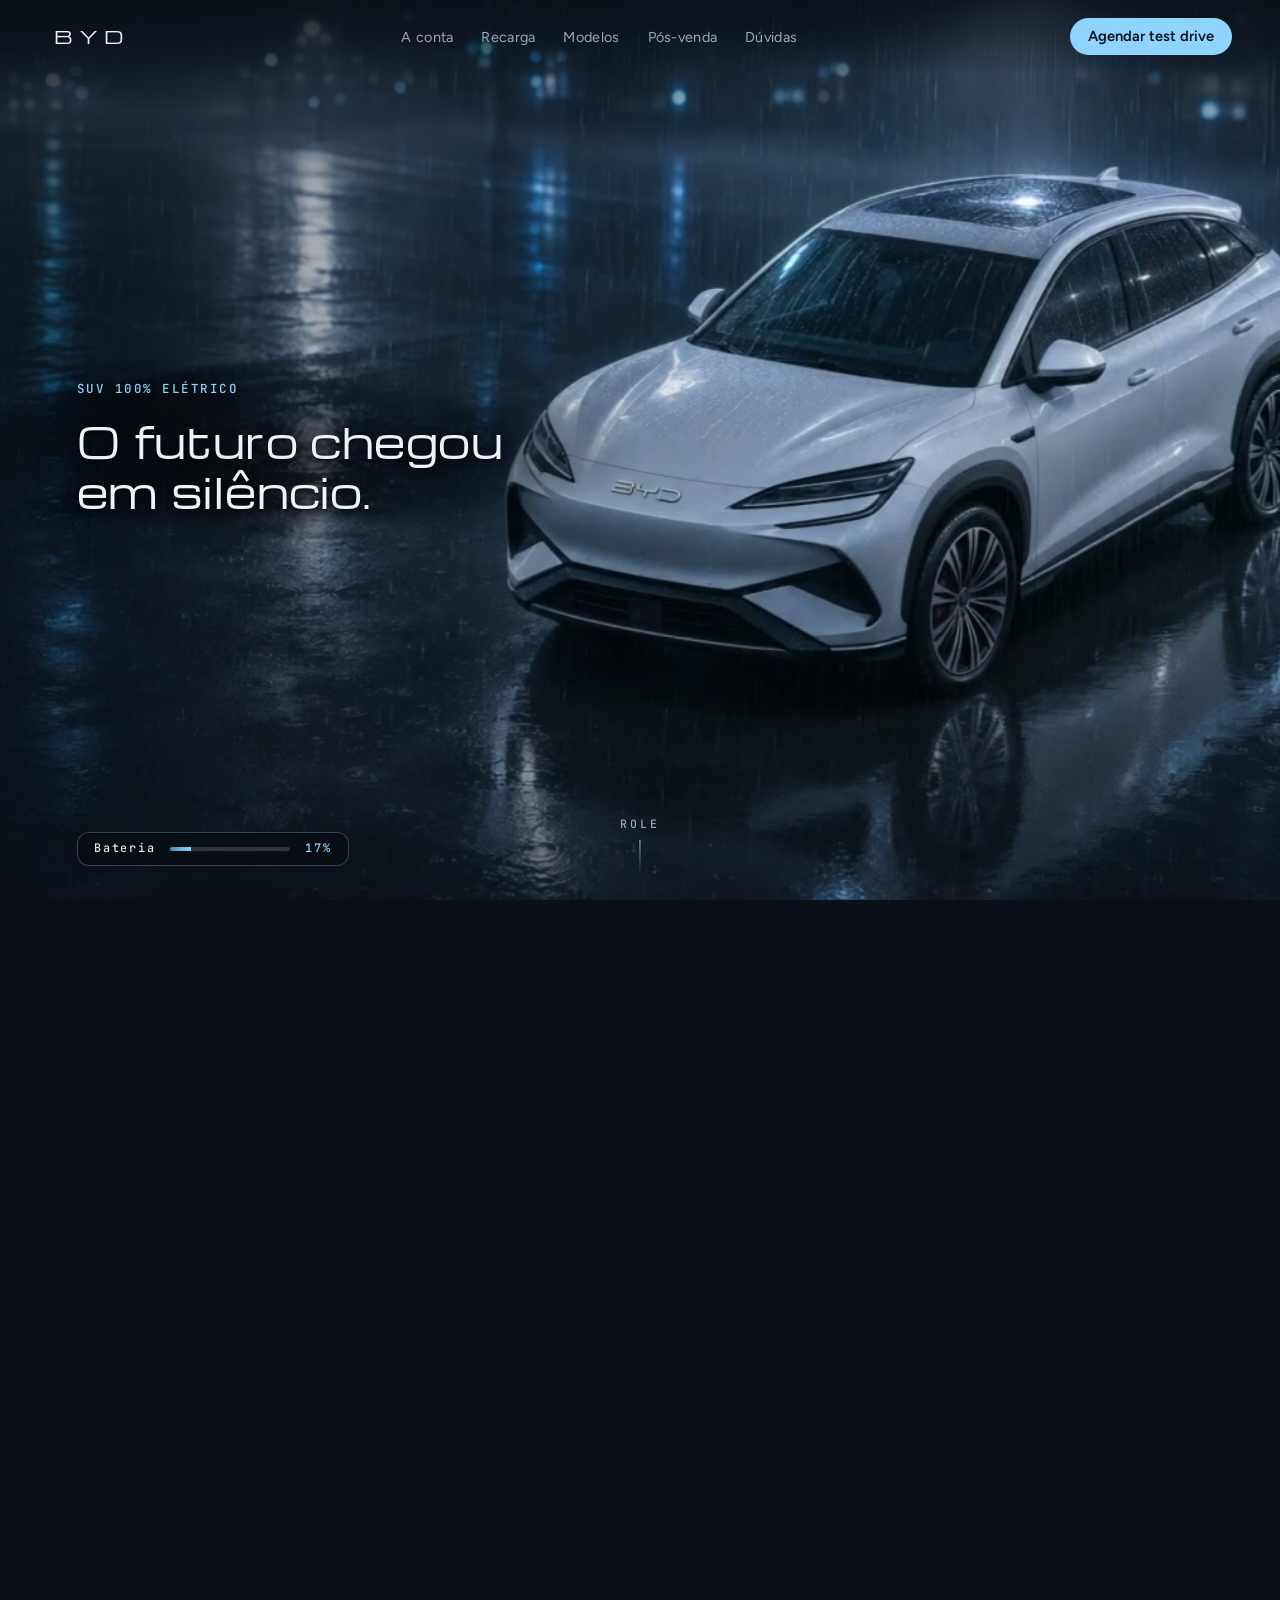
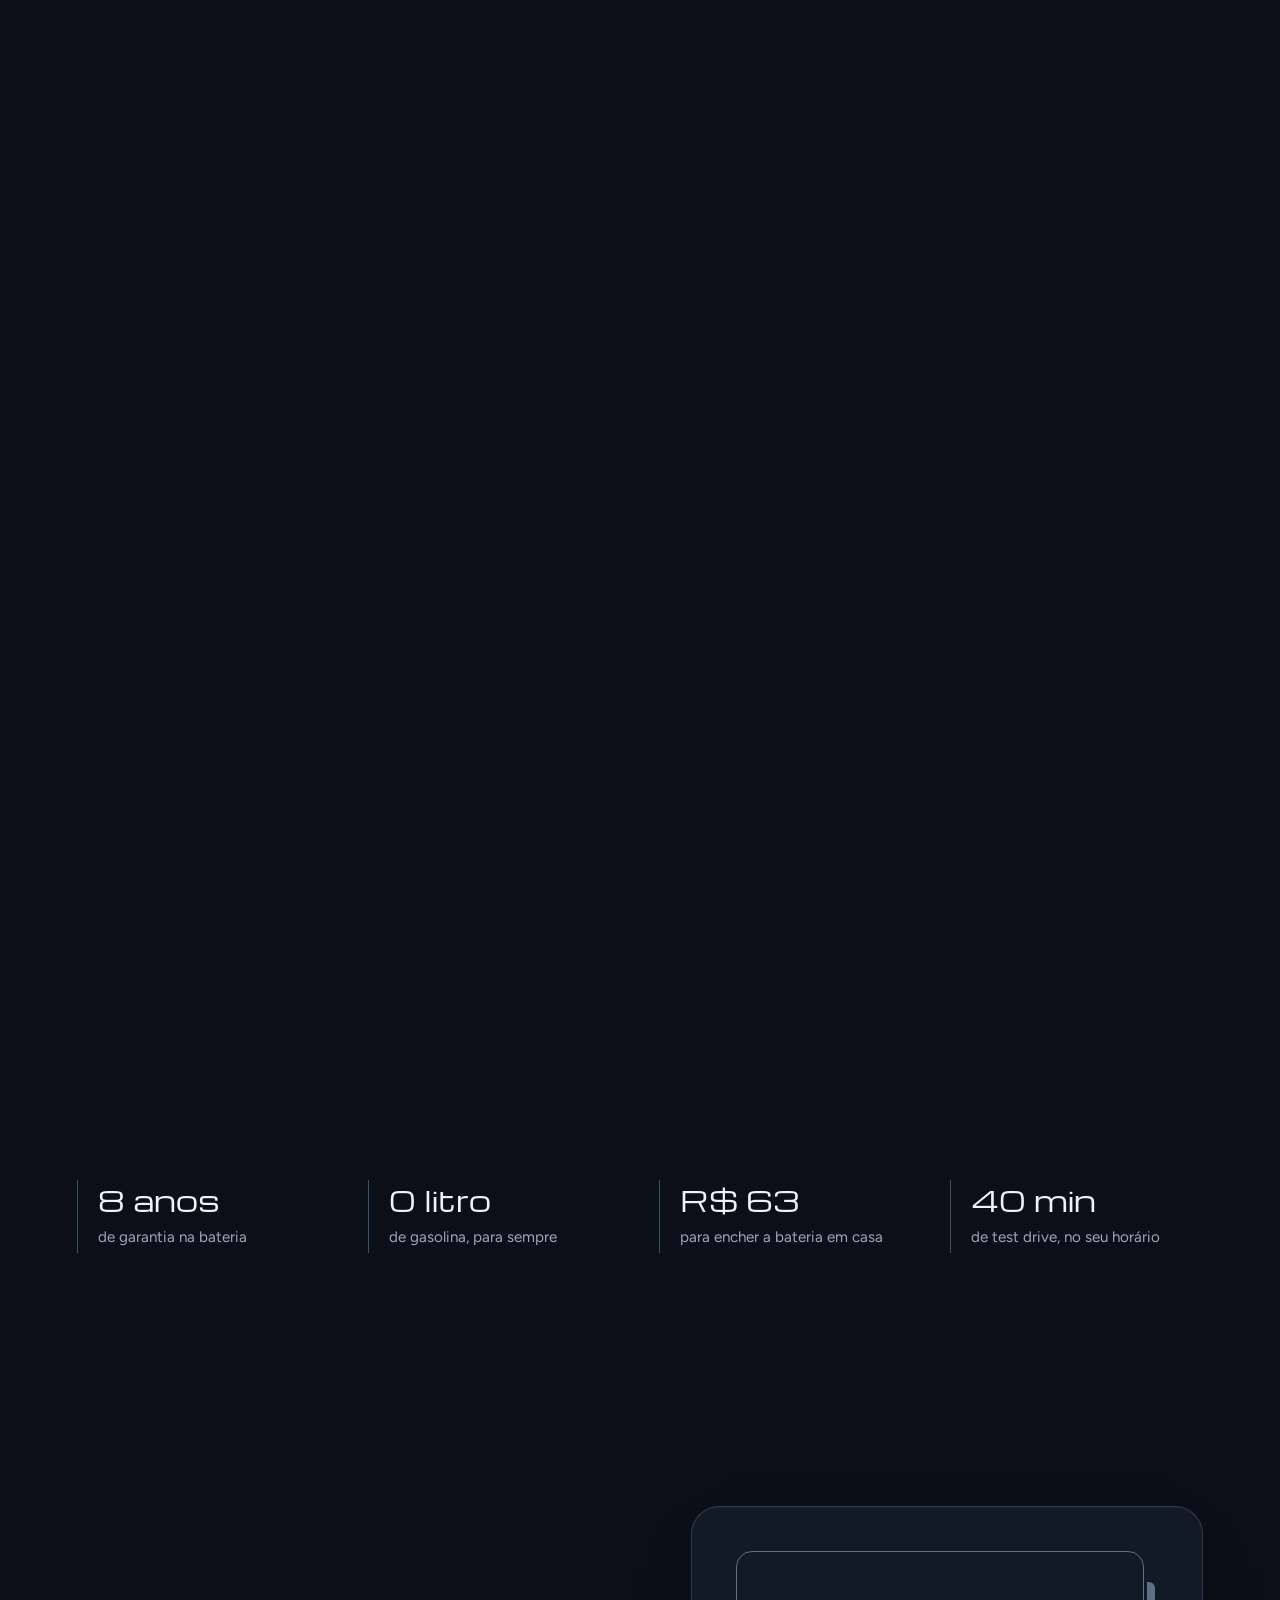
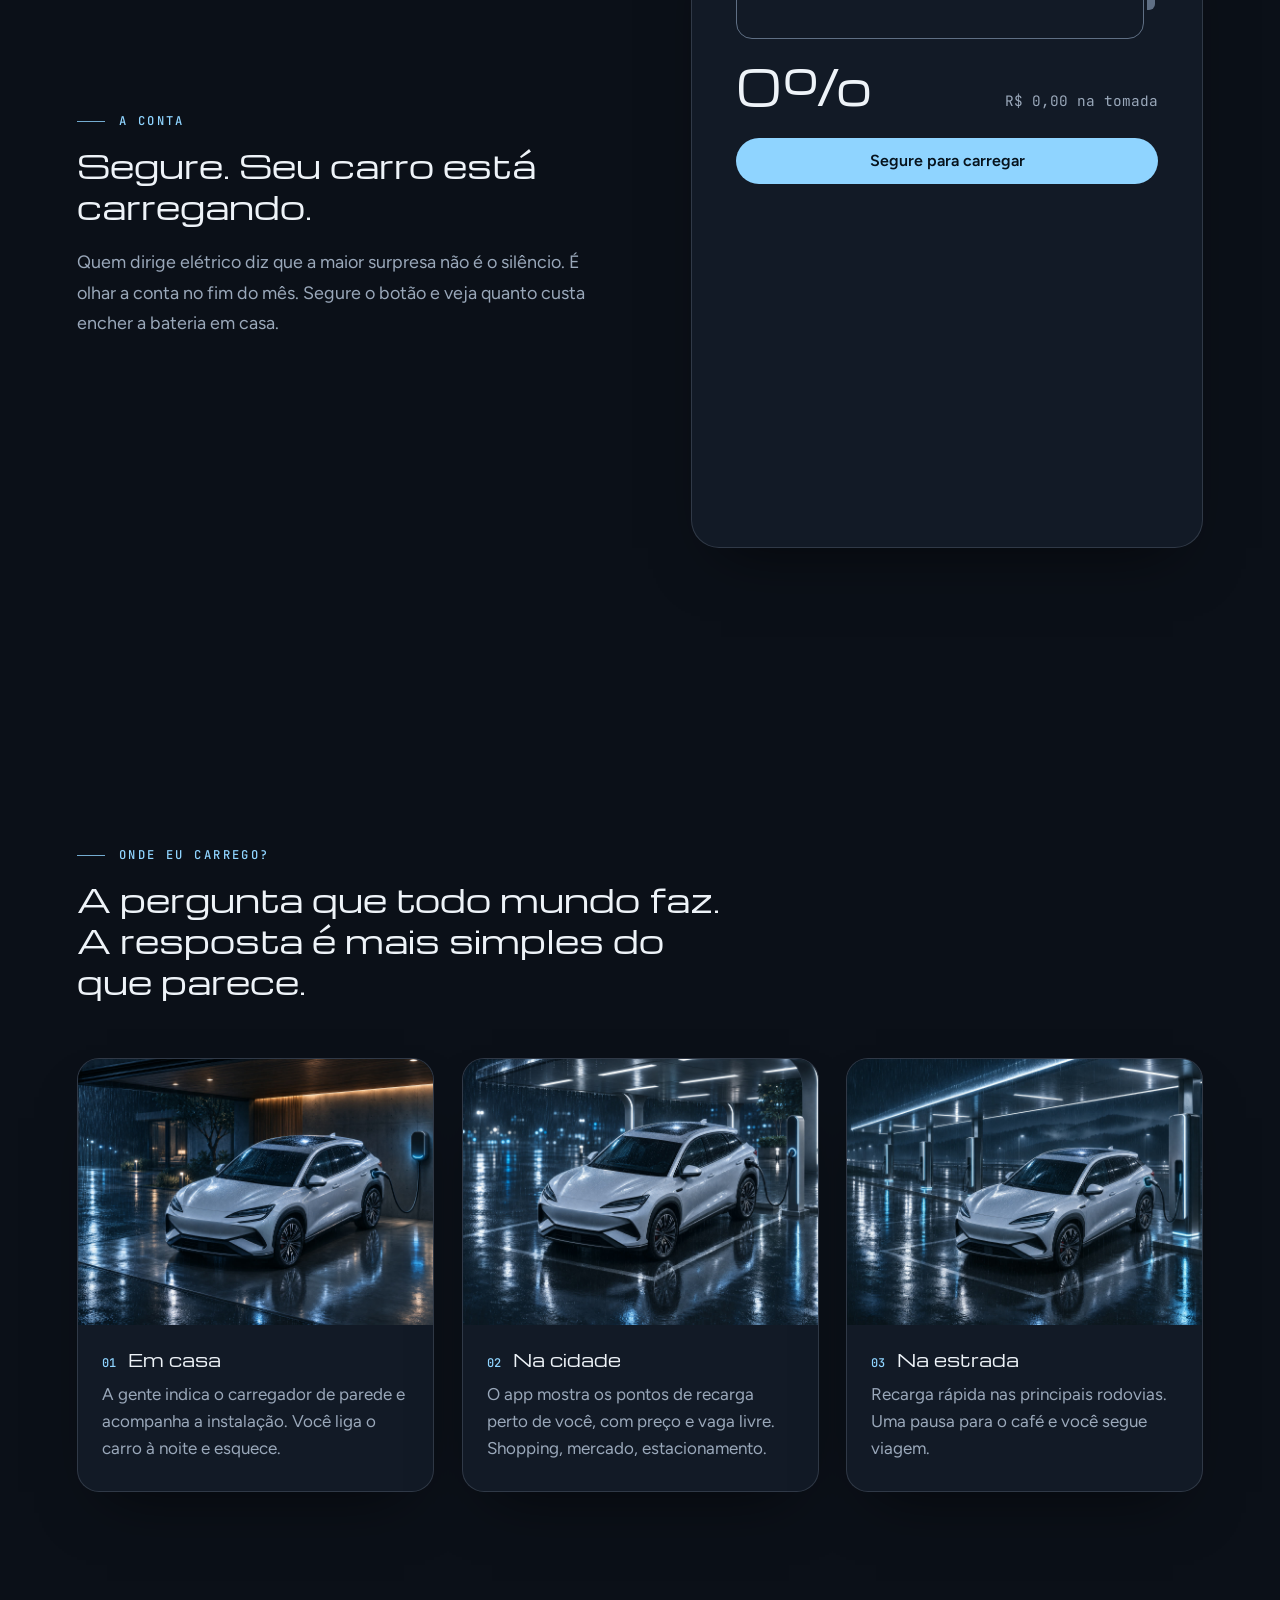
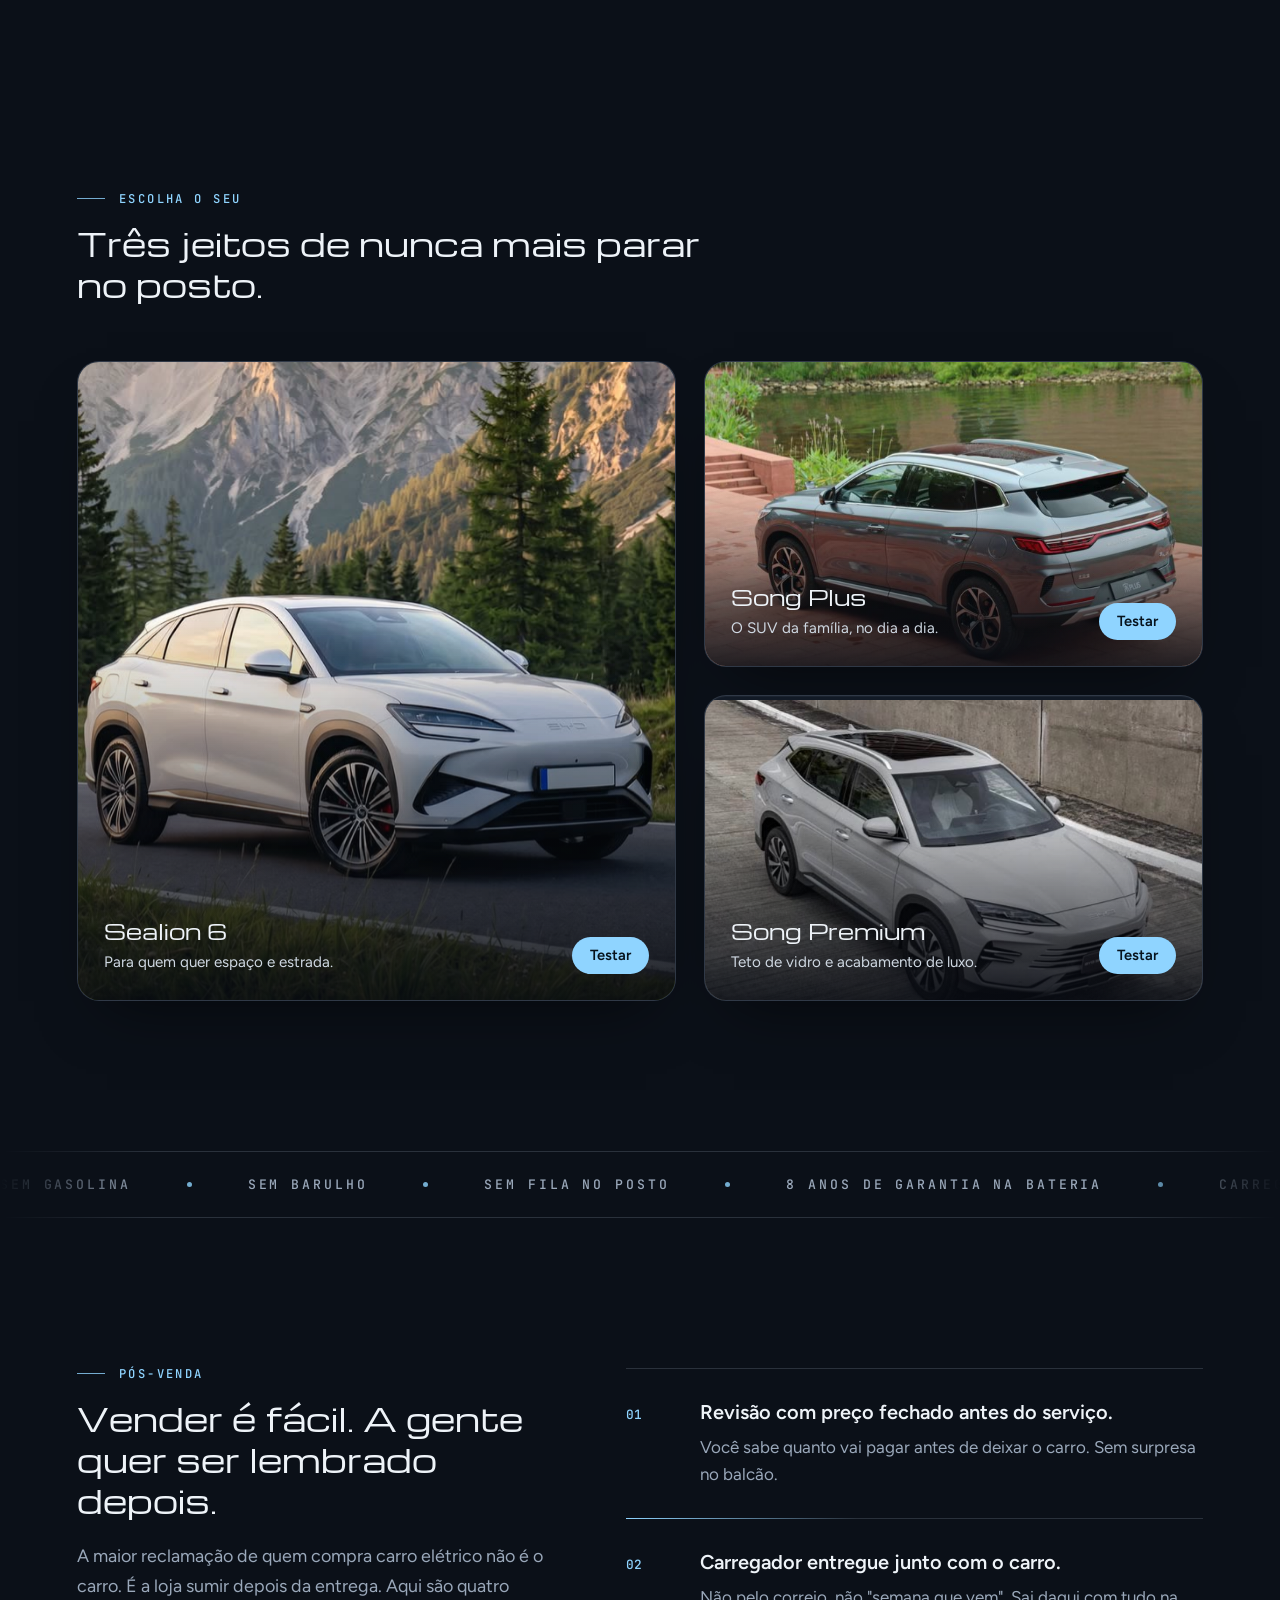
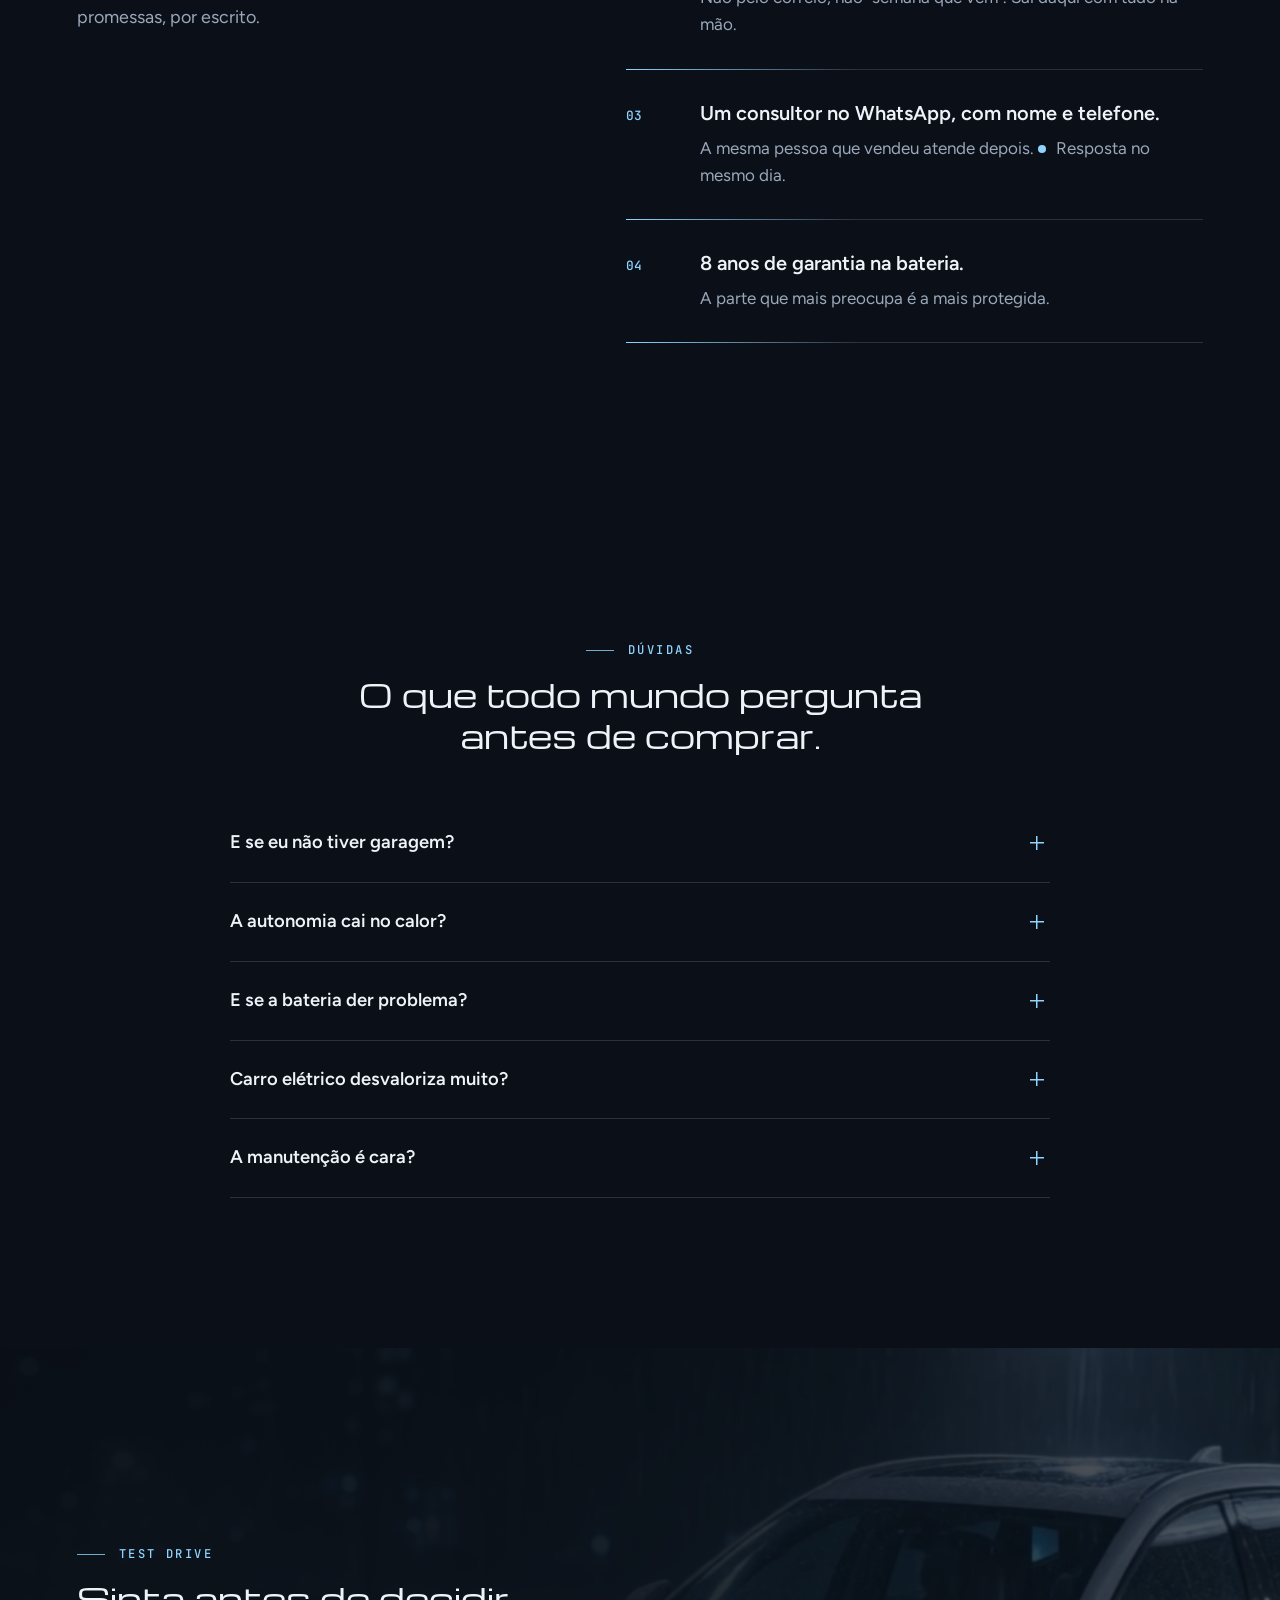
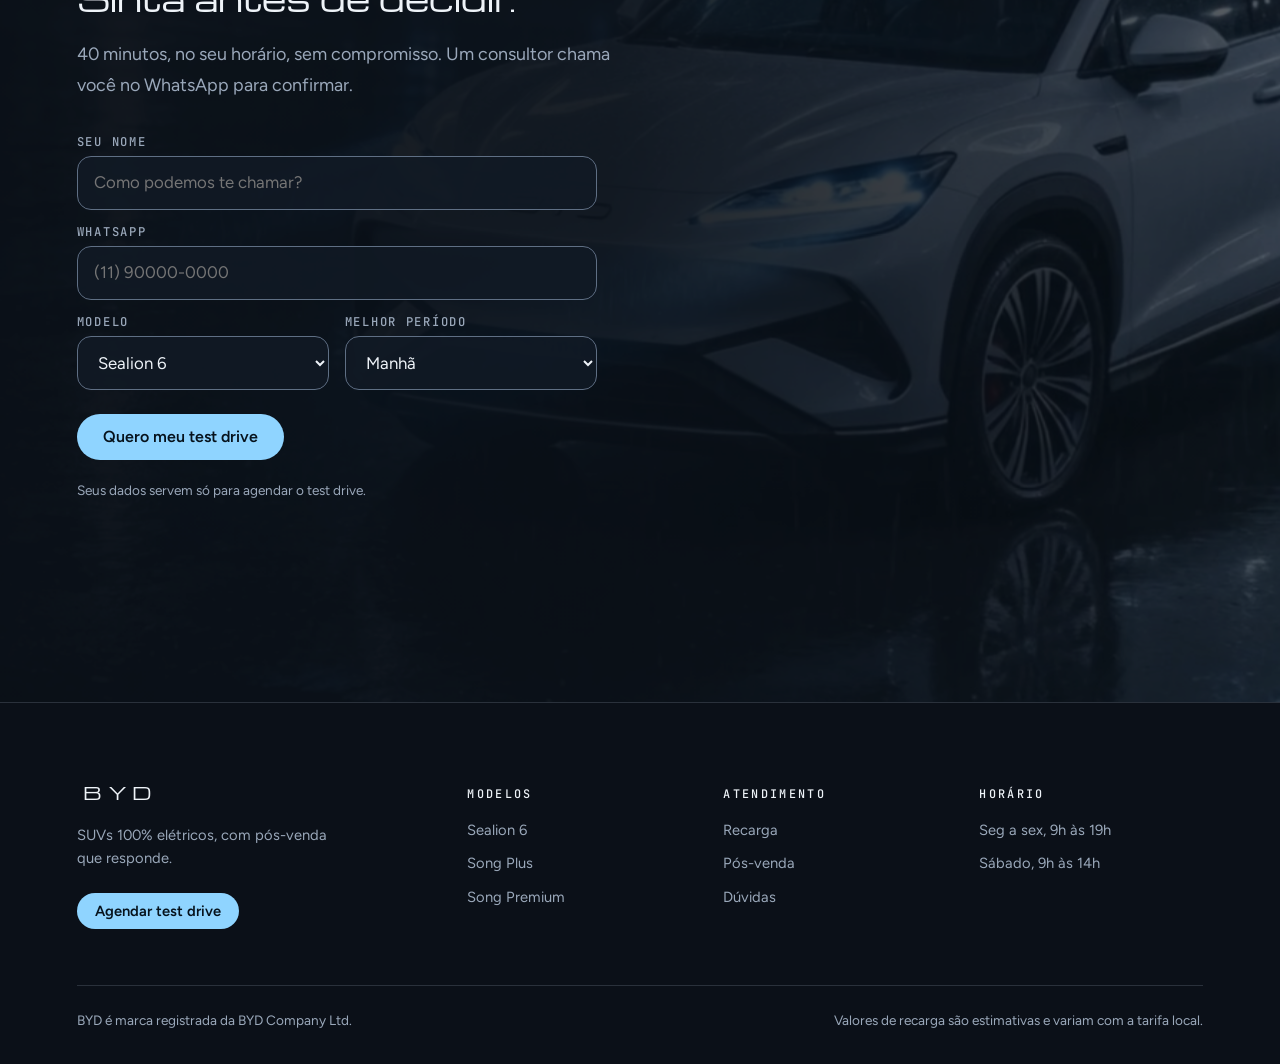
<file: carro byd/site/index.html>
<!doctype html>
<html lang="pt-BR">
<head>
<meta charset="utf-8">
<meta name="viewport" content="width=device-width,initial-scale=1">
<title>BYD | SUV 100% elétrico. Agende seu test drive</title>
<meta name="description" content="SUVs 100% elétricos BYD. Carregue em casa, gaste menos por mês e tenha um pós-venda que responde. Agende um test drive de 40 minutos no seu horário.">
<meta name="theme-color" content="#0b1018">
<!-- DEPLOY STEP: trocar pelas URLs absolutas do site no ar -->
<meta property="og:title" content="BYD | Agende seu test drive">
<meta property="og:description" content="O futuro chegou em silêncio. Test drive de 40 minutos, no seu horário.">
<meta property="og:image" content="assets/hero-ending.jpg">
<meta property="og:url" content="">
<link rel="icon" href="data:image/svg+xml,%3Csvg xmlns='http://www.w3.org/2000/svg' viewBox='0 0 64 64'%3E%3Crect width='64' height='64' rx='14' fill='%230b1018'/%3E%3Crect x='10' y='30' width='44' height='4' rx='2' fill='%238fd4ff'/%3E%3C/svg%3E">
<link rel="preconnect" href="https://fonts.googleapis.com">
<link rel="preconnect" href="https://fonts.gstatic.com" crossorigin>
<link href="https://fonts.googleapis.com/css2?family=Figtree:wght@400;600&family=JetBrains+Mono:wght@500&family=Michroma&display=swap" rel="stylesheet">
<style>
:root{
  --canvas:#0b1018;--panel:#121a26;--panel-2:#172131;
  --accent:#8fd4ff;--accent-hover:#b5e3ff;--accent-muted:rgba(143,212,255,.18);
  --text-secondary:#9aa8ba;--text-primary:#eef3f8;--line:rgba(154,168,186,.22);--line-strong:#5f6f84;
  --ease-out:cubic-bezier(.22,1,.36,1);--ease-io:cubic-bezier(.65,0,.35,1);
  --tshadow:0 1px 2px rgba(5,7,12,.95),0 3px 12px rgba(5,7,12,.78),0 10px 44px rgba(5,7,12,.8);
  --display:"Michroma",system-ui,sans-serif;--body:"Figtree",system-ui,sans-serif;--mono:"JetBrains Mono",ui-monospace,monospace;
}
*{box-sizing:border-box}
html{overflow-x:hidden;overflow-x:clip;scroll-behavior:smooth}
body{margin:0;overflow-x:hidden;overflow-x:clip;background:var(--canvas);color:var(--text-primary);font:400 1.0625rem/1.6 var(--body);-webkit-font-smoothing:antialiased;animation:pagein .9s var(--ease-out) both}
@keyframes pagein{from{opacity:0}to{opacity:1}}
img{max-width:100%;display:block}
a{color:inherit}
.sr{position:absolute;width:1px;height:1px;overflow:hidden;clip:rect(0 0 0 0);white-space:nowrap}
.skip{position:fixed;left:16px;top:-60px;z-index:100;background:var(--accent);color:#06121c;padding:10px 16px;border-radius:10px;font-weight:600;transition:top .3s var(--ease-out)}
.skip:focus{top:16px}
:focus-visible{outline:2px solid var(--accent);outline-offset:3px;border-radius:6px}

/* ambiente fixo */
.ambient{position:fixed;inset:0;z-index:-1;pointer-events:none;overflow:hidden}
.ambient::before{content:"";position:absolute;inset:-30%;background:radial-gradient(40% 35% at 30% 30%,rgba(143,212,255,.07),transparent 70%),radial-gradient(35% 30% at 75% 70%,rgba(120,150,210,.06),transparent 70%);animation:drift 70s linear infinite;animation-delay:-20s}
.ambient::after{content:"";position:absolute;inset:0;opacity:.07;background-image:url("data:image/svg+xml,%3Csvg xmlns='http://www.w3.org/2000/svg' width='160' height='160'%3E%3Cfilter id='n'%3E%3CfeTurbulence type='fractalNoise' baseFrequency='.9' numOctaves='2' stitchTiles='stitch'/%3E%3C/filter%3E%3Crect width='100%25' height='100%25' filter='url(%23n)'/%3E%3C/svg%3E")}
@keyframes drift{0%{transform:translate3d(0,0,0) rotate(0)}50%{transform:translate3d(4%,-3%,0) rotate(8deg)}100%{transform:translate3d(0,0,0) rotate(0)}}

.rain{position:fixed;inset:0;width:100%;height:100%;z-index:0;pointer-events:none;opacity:0;transition:opacity 1.2s var(--ease-out)}
.rain.on{opacity:1}
main,footer{position:relative;z-index:1}
.par{will-change:transform}

/* navegação */
.nav{position:fixed;top:0;left:0;right:0;z-index:50;display:flex;align-items:center;justify-content:space-between;gap:24px;padding:18px clamp(16px,4vw,48px);background:linear-gradient(rgba(11,16,24,.78),rgba(11,16,24,0));transition:background .5s var(--ease-out)}
.nav.solid{background:rgba(11,16,24,.86);backdrop-filter:blur(14px);border-bottom:1px solid var(--line)}
.logo{font:400 1.15rem/1 var(--display);letter-spacing:.32em;text-decoration:none;padding-left:.32em}
.nav ul{display:flex;gap:28px;list-style:none;margin:0;padding:0}
.nav ul a{font-size:.95rem;color:var(--text-secondary);text-decoration:none;transition:color .3s var(--ease-out)}
.nav ul a:hover{color:var(--text-primary)}
.btn{display:inline-block;font:600 1rem/1 var(--body);text-decoration:none;color:#06121c;background:var(--accent);border:0;border-radius:999px;padding:15px 26px;cursor:pointer;text-shadow:none;transition:background .3s var(--ease-out),transform .3s var(--ease-out),box-shadow .3s var(--ease-out)}
.btn:hover{background:var(--accent-hover);transform:translateY(-1px);box-shadow:0 8px 30px rgba(143,212,255,.25)}
.btn.small{padding:11px 18px;font-size:.92rem}
.btn.ghost{background:transparent;color:var(--text-primary);border:1px solid var(--line-strong)}
.btn.ghost:hover{border-color:var(--accent);background:rgba(143,212,255,.06)}
@media (pointer:coarse){.btn{min-height:44px;display:inline-flex;align-items:center;justify-content:center}}
@media (max-width:860px){.nav ul{display:none}}

/* HERO */
.hero{position:relative;height:500vh}
.stage{position:sticky;top:0;height:100vh;overflow:hidden;background:#0b1018}
.poster,.stage video{position:absolute;inset:0;width:100%;height:100%;object-fit:cover;background-size:cover;background-position:center}
.stage video{opacity:0;transition:opacity .6s var(--ease-out);will-change:transform;transform:translateZ(0)}
.stage.video-ready video{opacity:1}
.stage.video-failed video{display:none}
.poster-end{opacity:0;transition:opacity .9s var(--ease-out)}
.stage.video-failed.late .poster-end{opacity:1}
.stage.late .cue{opacity:0}
.cue{transition:opacity .6s var(--ease-out)}
.scrim{position:absolute;inset:0;pointer-events:none;background:linear-gradient(90deg,rgba(8,11,18,.55) 0%,rgba(8,11,18,.15) 45%,rgba(8,11,18,0) 60%),radial-gradient(ellipse 120% 90% at 50% 45%,rgba(8,11,18,0) 40%,rgba(8,11,18,.55) 100%)}
.bands{position:absolute;inset:0}
.band{position:absolute;left:clamp(16px,6vw,96px);top:50%;transform:translateY(-50%);width:min(500px,38vw);opacity:0;text-shadow:var(--tshadow)}
.band::before{content:"";position:absolute;inset:-28% -22%;z-index:-1;pointer-events:none;opacity:calc(.25 + .75*var(--k,1));background:radial-gradient(ellipse 72% 62% at 42% 50%,rgba(5,7,12,var(--pk,.62)) 0%,rgba(5,7,12,calc(var(--pk,.62)*.66)) 46%,rgba(5,7,12,0) 76%)}
.kicker{font:500 .78rem/1 var(--mono);letter-spacing:.2em;text-transform:uppercase;color:var(--accent);margin:0 0 22px}
.band h1,.band h2{font:400 clamp(1.7rem,3.2vw,2.9rem)/1.22 var(--display);letter-spacing:.01em;margin:0}
.band p.sub{font-size:clamp(1.05rem,1.4vw,1.25rem);color:#dfe6ee;margin:20px 0 0;max-width:34ch}
.band .cta-row{margin-top:30px;display:flex;gap:14px;flex-wrap:wrap;align-items:center}
.band .btn{text-shadow:none}
.w{display:inline-block;white-space:nowrap}
/* (c) desfoque para nítido */
.fx-blur{display:grid}
.fx-blur>*{grid-area:1/1}
.fx-blur .soft{filter:blur(10px);opacity:calc(1 - var(--k,0))}
.fx-blur .sharp{opacity:var(--k,0)}
/* (f) deriva para baixo */
.fx-drift .w{--kc:clamp(0,(var(--k,0) - var(--th,0))*2.8,1);opacity:var(--kc);transform:translateY(calc((1 - var(--kc))*-26px))}
.fx-drift-sub{opacity:clamp(0,(var(--k,0) - .5)*3,1);transform:translateY(calc((1 - clamp(0,(var(--k,0) - .5)*3,1))*-14px))}
/* (e) subida em etapas */
.fx-rise .w{--kc:clamp(0,(var(--k,0) - var(--th,0))*3,1);opacity:var(--kc);transform:translateY(calc((1 - var(--kc))*.55em))}
.fx-rise-sub{opacity:clamp(0,(var(--k,0) - .62)*4,1);transform:translateY(calc((1 - clamp(0,(var(--k,0) - .62)*4,1))*12px))}
.fx-rise-cta{opacity:clamp(0,(var(--k,0) - .78)*5,1);transform:translateY(calc((1 - clamp(0,(var(--k,0) - .78)*5,1))*12px))}
.ring{position:absolute;right:28px;bottom:28px;width:40px;height:40px;color:var(--accent);opacity:.85;transition:opacity .5s var(--ease-out)}
.ring circle.track{stroke:rgba(154,168,186,.25)}
.stage.video-ready .ring{opacity:0}
.cue{position:absolute;left:50%;bottom:26px;transform:translateX(-50%);font:500 .72rem/1 var(--mono);letter-spacing:.24em;color:var(--text-secondary);text-transform:uppercase;display:flex;flex-direction:column;align-items:center;gap:10px}
.cue i{display:block;width:1px;height:34px;background:linear-gradient(var(--accent),transparent);animation:cue 2.4s var(--ease-io) infinite;animation-delay:-.6s;transform-origin:top}
@keyframes cue{0%{transform:scaleY(0)}50%{transform:scaleY(1)}100%{transform:scaleY(1);opacity:0}}
.hero-static{display:none}
@media (max-height:560px){.cue,.ring{display:none}}

/* hero estático: os cinco portões */
@media (max-width:720px),(orientation:portrait) and (max-width:1024px),(orientation:portrait) and (pointer:coarse),(orientation:landscape) and (pointer:coarse) and (max-height:560px),(prefers-reduced-motion:reduce){
  .hero{height:auto}
  .stage{position:relative;height:auto;min-height:100svh;display:flex;align-items:flex-end}
  .stage video,.bands,.ring,.cue,.hud{display:none}
  .media{transform:none}
  .fade-bottom{opacity:1;height:22%}
  .stats{margin-top:0;padding-top:48px}
  .poster{background-image:url("assets/hero-ending.jpg");background-position:68% center}
  .scrim{background:linear-gradient(180deg,rgba(8,11,18,.2) 0%,rgba(8,11,18,.35) 45%,rgba(8,11,18,.92) 78%)}
  .hero-static{display:block;position:relative;padding:120px 20px 56px;max-width:620px;text-shadow:var(--tshadow)}
  .hero-static h1{font:400 clamp(1.6rem,6.4vw,2.5rem)/1.25 var(--display);margin:0}
  .hero-static p{color:#dfe6ee;margin:18px 0 28px;max-width:34ch}
}

/* SEÇÕES */
main{position:relative}
section{position:relative;padding:clamp(88px,12vw,150px) clamp(16px,6vw,96px)}
.wrap{max-width:1180px;margin:0 auto}
.label{font:500 .76rem/1 var(--mono);letter-spacing:.2em;text-transform:uppercase;color:var(--accent);margin:0 0 18px}
h2.title{font:400 clamp(1.5rem,2.8vw,2.4rem)/1.25 var(--display);margin:0;max-width:22ch}
.lede{color:var(--text-secondary);font-size:1.12rem;max-width:52ch;margin:20px 0 0}
/* a linha de luz, assinatura */
.beam{position:relative;height:1px;margin:0 auto;max-width:1180px;background:linear-gradient(90deg,transparent,var(--accent) 30%,#e8f6ff 50%,var(--accent) 70%,transparent);transform:scaleX(0);opacity:.0;transition:transform 1.6s var(--ease-out),opacity 1.2s var(--ease-out)}
.beam::after{content:"";position:absolute;left:20%;right:20%;top:-6px;height:13px;background:radial-gradient(ellipse at center,rgba(143,212,255,.35),transparent 70%);filter:blur(4px)}
.beam.in{transform:scaleX(1);opacity:.9}

/* entradas */
.reveal .r{opacity:0;transform:translateY(22px);transition:opacity .9s var(--ease-out),transform .9s var(--ease-out)}
.reveal.in .r{opacity:1;transform:none}
.reveal.in .r:nth-child(2){transition-delay:.1s}.reveal.in .r:nth-child(3){transition-delay:.2s}.reveal.in .r:nth-child(4){transition-delay:.3s}
.reveal.in.settled .r:nth-child(n){transition-delay:0s}

/* 1. a conta, momento interativo */
.charge{display:grid;grid-template-columns:1.05fr 1fr;gap:clamp(32px,6vw,90px);align-items:center}
.battery{position:relative;background:var(--panel);border:1px solid var(--line);border-radius:28px;padding:clamp(24px,4vw,44px)}
.cell{position:relative;height:88px;border:1px solid var(--line-strong);border-radius:16px;padding:8px;margin-right:14px}
.cell::after{content:"";position:absolute;right:-12px;top:30px;width:8px;height:28px;border-radius:0 6px 6px 0;background:var(--line-strong)}
.fill{height:100%;border-radius:10px;background:linear-gradient(90deg,#3d8fc4,var(--accent) 70%,#e8f6ff);transform-origin:left;transform:scaleX(var(--c,0));box-shadow:0 0 30px rgba(143,212,255,.35)}
.readout{display:flex;justify-content:space-between;align-items:baseline;margin-top:22px;font-family:var(--mono)}
.readout b{font:400 clamp(2rem,4vw,3rem)/1 var(--display);color:var(--text-primary)}
.readout span{color:var(--text-secondary);font-size:.9rem}
.hold{margin-top:26px;width:100%;position:relative;overflow:hidden;user-select:none;-webkit-user-select:none;touch-action:none}
.hold .hint{position:relative}
.compare{margin-top:30px;display:grid;gap:14px}
.compare .row{display:flex;justify-content:space-between;align-items:baseline;gap:20px;padding:18px 20px;border-radius:16px;border:1px solid var(--line);opacity:0;transform:translateY(12px);transition:opacity .7s var(--ease-out),transform .7s var(--ease-out)}
.compare .row strong{font:400 1.35rem/1 var(--display);white-space:nowrap}
.compare .row.ev{border-color:rgba(143,212,255,.5);background:rgba(143,212,255,.06)}
.compare .row.ev strong{color:var(--accent)}
.charged .compare .row{opacity:1;transform:none}
.charged .compare .row:nth-child(2){transition-delay:.25s}
.charged .compare .note{opacity:1;transition-delay:.5s}
.compare .note{font-size:.85rem;color:var(--text-secondary);opacity:0;transition:opacity .7s var(--ease-out);margin:4px 0 0}
.done-msg{font:500 .8rem/1 var(--mono);letter-spacing:.14em;text-transform:uppercase;color:var(--accent);opacity:0;transition:opacity .6s var(--ease-out);margin-top:14px}
.charged .done-msg{opacity:1}

/* 2. onde carregar: três passos iguais */
.steps{display:grid;grid-template-columns:repeat(3,1fr);gap:clamp(16px,2.4vw,28px);margin-top:56px;counter-reset:s}
.step{background:var(--panel);border:1px solid var(--line);border-radius:22px;overflow:hidden;transition:transform .5s var(--ease-out),border-color .5s var(--ease-out)}
.step:hover{transform:translateY(-4px);border-color:rgba(143,212,255,.4)}
.step figure{margin:0;aspect-ratio:4/3;overflow:hidden;background:var(--panel-2)}
.step img{width:100%;height:100%;object-fit:cover;transform:scale(1.08);transition:filter .8s var(--ease-out)}
.step:hover img{filter:brightness(1.12)}
.step div{padding:24px 24px 28px}
.step h3{font:400 1.05rem/1.3 var(--display);margin:0 0 10px;display:flex;align-items:baseline;gap:12px}
.step h3::before{counter-increment:s;content:"0" counter(s);font:500 .75rem/1 var(--mono);color:var(--accent)}
.step p{margin:0;color:var(--text-secondary)}

/* 3. modelos: layout em mosaico */
.models{display:grid;grid-template-columns:1.2fr 1fr;grid-template-rows:auto auto;gap:clamp(16px,2.4vw,28px);margin-top:56px}
.model{position:relative;border-radius:22px;overflow:hidden;background:var(--panel);border:1px solid var(--line);min-height:300px;display:flex;align-items:flex-end}
.model.big{grid-row:span 2;min-height:640px}
.model img{position:absolute;inset:0;width:100%;height:100%;object-fit:cover;transform:scale(1.08);transition:filter .8s var(--ease-out)}
.model:hover img{filter:brightness(1.12)}
.model::after{content:"";position:absolute;inset:0;background:linear-gradient(180deg,rgba(8,11,18,0) 40%,rgba(8,11,18,.88) 100%)}
.model .info{position:relative;z-index:1;padding:26px;display:flex;justify-content:space-between;align-items:flex-end;gap:16px;width:100%}
.model h3{font:400 1.3rem/1.2 var(--display);margin:0}
.model p{margin:6px 0 0;color:#cfd8e2;font-size:.95rem}

/* 4. pós-venda: título fixo + lista */
.care{display:grid;grid-template-columns:.9fr 1.1fr;gap:clamp(32px,6vw,90px)}
.care .head{position:sticky;top:120px;align-self:start}
.promises{list-style:none;margin:0;padding:0;border-top:1px solid var(--line)}
.promises li{display:grid;grid-template-columns:56px 1fr;gap:18px;padding:30px 0;border-bottom:1px solid var(--line);align-items:baseline}
.promises .n{font:500 .8rem/1 var(--mono);color:var(--accent)}
.promises h3{font:600 1.25rem/1.35 var(--body);margin:0}
.promises p{margin:8px 0 0;color:var(--text-secondary)}
.pulse{display:inline-block;width:8px;height:8px;border-radius:50%;background:var(--accent);margin-right:10px;position:relative;vertical-align:middle}
.pulse::after{content:"";position:absolute;inset:-6px;border-radius:50%;border:1px solid var(--accent);opacity:0}
.live .pulse::after{animation:ping 4s var(--ease-out) infinite;animation-delay:-1s}
@keyframes ping{0%{transform:scale(.4);opacity:.8}70%,100%{transform:scale(1.8);opacity:0}}

/* 5. dúvidas */
.faq{max-width:820px;margin:48px auto 0}
.faq details{border-bottom:1px solid var(--line)}
.faq summary{list-style:none;cursor:pointer;padding:26px 44px 26px 0;position:relative;font:600 1.15rem/1.4 var(--body)}
.faq summary::-webkit-details-marker{display:none}
.faq summary::after{content:"";position:absolute;right:6px;top:50%;width:14px;height:14px;margin-top:-7px;background:linear-gradient(var(--accent),var(--accent)) center/14px 1.5px no-repeat,linear-gradient(var(--accent),var(--accent)) center/1.5px 14px no-repeat;transition:transform .4s var(--ease-out)}
.faq details[open] summary::after{transform:rotate(45deg)}
.faq details p{margin:0 0 26px;color:var(--text-secondary);max-width:62ch}
.center{text-align:center}.center h2.title,.center .lede{margin-left:auto;margin-right:auto}

/* 6. agendar */
.book{position:relative;overflow:hidden;padding-top:clamp(120px,16vw,200px);padding-bottom:clamp(120px,16vw,200px)}
.book .bg{position:absolute;inset:0;background:url("assets/hero-ending.jpg") 70% center/cover;opacity:.55}
.book .bg::after{content:"";position:absolute;inset:0;background:linear-gradient(90deg,rgba(11,16,24,.97) 0%,rgba(11,16,24,.86) 48%,rgba(11,16,24,.35) 100%)}
.book .wrap{position:relative}
form{margin-top:36px;max-width:520px;display:grid;gap:16px}
.field{display:grid;gap:8px}
.field label{font:500 .76rem/1 var(--mono);letter-spacing:.14em;text-transform:uppercase;color:var(--text-secondary)}
.field input,.field select{font:400 1.05rem/1.3 var(--body);color:var(--text-primary);background:rgba(18,26,38,.85);border:1px solid var(--line-strong);border-radius:14px;padding:15px 16px;transition:border-color .3s var(--ease-out),box-shadow .3s var(--ease-out)}
.field input:focus,.field select:focus{outline:none;border-color:var(--accent);box-shadow:0 0 0 3px var(--accent-muted)}
.two{display:grid;grid-template-columns:1fr 1fr;gap:16px}
form .btn{margin-top:8px;justify-self:start}
.success{display:none;margin-top:36px;max-width:520px;padding:28px;border:1px solid rgba(143,212,255,.5);border-radius:20px;background:rgba(143,212,255,.07)}
.success h3{font:400 1.3rem/1.3 var(--display);margin:0 0 8px}
.success p{margin:0;color:var(--text-secondary)}
.sent form{display:none}.sent .success{display:block;animation:pagein .8s var(--ease-out)}
.fine{font-size:.85rem;color:var(--text-secondary);margin:4px 0 0}

footer{padding:56px clamp(16px,6vw,96px) 40px;border-top:1px solid var(--line);color:var(--text-secondary);font-size:.92rem}
footer .wrap{display:flex;justify-content:space-between;gap:32px;flex-wrap:wrap;align-items:baseline}
footer .logo{color:var(--text-primary)}

@media (max-width:960px){
  .charge,.care{grid-template-columns:1fr}
  .care .head{position:static}
  .steps{grid-template-columns:1fr}
  .models{grid-template-columns:1fr}.model.big{grid-row:auto;min-height:520px}
}
@media (max-width:520px){.two{grid-template-columns:1fr}.promises li{grid-template-columns:40px 1fr}}

/* ---- mais vida ---- */
/* mostrador de bateria no hero */
.hud{position:absolute;left:clamp(16px,6vw,96px);bottom:34px;display:flex;align-items:center;gap:14px;padding:10px 16px;font:500 .74rem/1 var(--mono);letter-spacing:.16em;color:#dfe9f3;background:rgba(8,11,18,.55);border:1px solid rgba(143,212,255,.28);border-radius:12px;backdrop-filter:blur(10px);text-shadow:0 1px 3px rgba(5,7,12,.85)}
.hud .bar{width:120px;height:4px;border-radius:4px;background:rgba(154,168,186,.25);overflow:hidden}
.hud .bar i{display:block;height:100%;background:linear-gradient(90deg,#3d8fc4,var(--accent));transform-origin:left;transform:scaleX(var(--h,0))}
.hud b{font-weight:500;color:var(--accent);min-width:4ch;text-align:right}
@media (max-height:560px){.hud{display:none}}
.hud{transition:opacity .6s var(--ease-out)}
.stage.end .hud{opacity:0}
/* títulos palavra por palavra */
.title .wd{display:inline-block;opacity:0;transform:translateY(.7em) rotate(3deg);transform-origin:left bottom;transition:opacity .8s var(--ease-out),transform .9s var(--ease-out);transition-delay:calc(var(--i,0)*55ms + .1s)}
.reveal.in .title .wd{opacity:1;transform:none}
/* brilho de luz nas fotos */
.glint{position:absolute;inset:0;z-index:1;pointer-events:none;overflow:hidden}
.glint::before{content:"";position:absolute;top:0;bottom:0;left:0;width:60%;background:linear-gradient(100deg,transparent 0%,rgba(200,235,255,.28) 50%,transparent 100%);transform:translateX(-120%) skewX(-12deg)}
.reveal.in .glint::before{animation:glint 1.8s var(--ease-out) both;animation-delay:calc(var(--gd,0s) + .35s)}
@keyframes glint{to{transform:translateX(260%) skewX(-12deg)}}
.step figure{position:relative}
/* inclinação 3D */
.tilt{transform:perspective(1000px) rotateX(var(--rx,0deg)) rotateY(var(--ry,0deg)) translateY(var(--ty,0px));transition:transform .5s var(--ease-out),border-color .5s var(--ease-out)}
.step.tilt:hover{--ty:-4px}
.reveal.in .r.tilt{transform:perspective(1000px) rotateX(var(--rx,0deg)) rotateY(var(--ry,0deg)) translateY(var(--ty,0px))}
.reveal.in.settled .r.tilt{transition:transform .5s var(--ease-out),border-color .5s var(--ease-out),opacity .9s var(--ease-out)}
/* botões magnéticos */
.btn.mag{transform:translate(var(--mx,0px),var(--my,0px))}
.btn.mag:hover{transform:translate(var(--mx,0px),calc(var(--my,0px) - 1px))}
/* faixa que corre */
.ticker{position:relative;z-index:1;overflow:hidden;border-top:1px solid var(--line);border-bottom:1px solid var(--line);padding:26px 0;-webkit-mask-image:linear-gradient(90deg,transparent,#000 12%,#000 88%,transparent);mask-image:linear-gradient(90deg,transparent,#000 12%,#000 88%,transparent)}
.ticker .track{display:flex;width:max-content;gap:56px;will-change:transform}
.ticker span{font:500 .82rem/1 var(--mono);letter-spacing:.22em;text-transform:uppercase;white-space:nowrap;color:var(--text-secondary);display:flex;align-items:center;gap:56px}
.ticker span::after{content:"";width:5px;height:5px;border-radius:50%;background:var(--accent);opacity:.8}

/* zoom do vídeo e transição para a página */
.media{position:absolute;inset:0;transform-origin:64% 58%;will-change:transform;transform:scale(var(--z,1))}
.fade-bottom{position:absolute;left:0;right:0;bottom:-1px;height:48%;pointer-events:none;background:linear-gradient(180deg,rgba(11,16,24,0) 0%,rgba(11,16,24,.28) 32%,rgba(11,16,24,.72) 66%,rgba(11,16,24,.94) 86%,var(--canvas) 100%);opacity:var(--end,.3)}
.stage::before{content:"";position:absolute;left:0;right:0;top:0;height:22%;z-index:1;pointer-events:none;background:linear-gradient(rgba(11,16,24,.55),rgba(11,16,24,0))}

/* números logo abaixo do hero, sobre a transição */
.stats{position:relative;z-index:2;max-width:1180px;margin:-120px auto 0;padding:0 clamp(16px,6vw,96px) clamp(64px,8vw,110px);display:grid;grid-template-columns:repeat(4,1fr);gap:clamp(16px,3vw,40px);box-sizing:content-box}
.stat{border-left:1px solid rgba(143,212,255,.35);padding:4px 0 4px 20px}
.stat b{display:block;font:400 clamp(1.3rem,2.2vw,1.9rem)/1.1 var(--display);color:var(--text-primary)}
.stat span{display:block;margin-top:10px;color:var(--text-secondary);font-size:.95rem;max-width:22ch}
@media (max-width:860px){.stats{grid-template-columns:1fr 1fr;margin-top:-60px;row-gap:32px}}

/* acabamento mais profissional */
.label{display:flex;align-items:center;gap:14px}
.label::before{content:"";width:28px;height:1px;background:var(--accent);opacity:.8}
.center .label{justify-content:center}
h2.title{font-size:clamp(1.45rem,2.5vw,2.15rem);line-height:1.28;letter-spacing:0}
.lede{line-height:1.7}
.nav ul a{font-size:.9rem;letter-spacing:.02em}
.step,.model,.battery{box-shadow:0 1px 0 rgba(255,255,255,.04) inset,0 30px 60px -30px rgba(0,0,0,.6)}
footer{padding:80px clamp(16px,6vw,96px) 32px}
.foot{display:grid !important;grid-template-columns:1.6fr 1fr 1fr 1fr;gap:40px;align-items:start !important}
.foot-brand p{margin:16px 0 22px;max-width:30ch}
.foot-col{display:flex;flex-direction:column;gap:10px}
.foot-col h3{font:500 .74rem/1 var(--mono);letter-spacing:.2em;text-transform:uppercase;color:var(--text-primary);margin:6px 0 8px}
.foot-col a{text-decoration:none;color:var(--text-secondary);transition:color .3s var(--ease-out)}
.foot-col a:hover{color:var(--text-primary)}
.foot-col p{margin:0}
.legal{display:flex !important;justify-content:space-between;gap:16px;flex-wrap:wrap;margin-top:56px !important;padding-top:24px;border-top:1px solid var(--line);font-size:.85rem}
.legal p{margin:0}
@media (max-width:860px){.foot{grid-template-columns:1fr 1fr}.foot-brand{grid-column:1/-1}}
/* linhas do pós-venda se desenhando */
.promises{border-top-color:transparent;position:relative}
.promises::before{content:"";position:absolute;left:0;right:0;top:-1px;height:1px;background:var(--line);transform:scaleX(0);transform-origin:left;transition:transform 1.2s var(--ease-out)}
.promises li{border-bottom-color:transparent;position:relative}
.promises li::after{content:"";position:absolute;left:0;right:0;bottom:-1px;height:1px;background:linear-gradient(90deg,var(--accent),var(--line) 40%);transform:scaleX(0);transform-origin:left;transition:transform 1.2s var(--ease-out);transition-delay:calc(var(--i,0)*.15s + .3s)}
.reveal.in .promises::before,.reveal.in .promises li::after{transform:scaleX(1)}

/* pausas: fora da tela e aba escondida */
body.paused *,body.paused *::before,body.paused *::after{animation-play-state:paused !important}

/* movimento reduzido: estados finais */
@media (prefers-reduced-motion:reduce){
  *,*::before,*::after{animation:none !important;transition:none !important;transition-delay:0s !important;scroll-behavior:auto !important}
  .beam{transform:none;opacity:.9}
  .reveal .r{opacity:1;transform:none}
  .title .wd{opacity:1;transform:none}
  .glint{display:none}
  .promises::before,.promises li::after{transform:scaleX(1)}
}
</style>
</head>
<body>
<a class="skip" href="#main">Pular para o conteúdo</a>
<div class="ambient" aria-hidden="true"></div>
<canvas class="rain" id="rain" aria-hidden="true"></canvas>

<nav class="nav" id="nav" aria-label="Principal">
  <a class="logo" href="#top" aria-label="BYD, início">BYD</a>
  <ul>
    <li><a href="#conta">A conta</a></li>
    <li><a href="#recarga">Recarga</a></li>
    <li><a href="#modelos">Modelos</a></li>
    <li><a href="#posvenda">Pós-venda</a></li>
    <li><a href="#duvidas">Dúvidas</a></li>
  </ul>
  <a class="btn small" href="#agendar">Agendar test drive</a>
</nav>

<header class="hero" id="top">
  <div class="stage" id="stage">
    <div class="media" id="media" aria-hidden="true">
      <div class="poster" id="poster"></div>
      <div class="poster poster-end" id="posterEnd"></div>
      <video id="hero" preload="none" muted playsinline aria-hidden="true" tabindex="-1"></video>
    </div>
    <div class="scrim" aria-hidden="true"></div>
    <div class="fade-bottom" aria-hidden="true"></div>

    <div class="bands">
      <div class="band" data-a="0" data-b="0.30" data-ramp="0.06" style="--pk:.6">
        <p class="kicker">SUV 100% elétrico</p>
        <h1 class="fx-blur"><span class="soft" aria-hidden="true">O futuro chegou em silêncio.</span><span class="sharp">O futuro chegou em silêncio.</span></h1>
      </div>
      <div class="band" data-a="0.35" data-b="0.66" data-ramp="0.08" style="--pk:.64">
        <h2 class="split fx-drift">Você carrega em casa, enquanto dorme.</h2>
        <p class="sub fx-drift-sub">Acorda com o tanque cheio. Só que sem tanque.</p>
      </div>
      <div class="band" data-a="0.71" data-b="1" data-ramp="0.12" style="--pk:.66">
        <h2 class="split fx-rise">Sinta antes de decidir.</h2>
        <p class="sub fx-rise-sub">Test drive de 40 minutos, no seu horário, com quem entende de elétrico.</p>
        <div class="cta-row fx-rise-cta"><a class="btn" href="#agendar">Agendar test drive</a><a class="btn ghost" href="#conta">Ver a conta</a></div>
      </div>
    </div>

    <div class="hero-static">
      <p class="kicker">SUV 100% elétrico</p>
      <h1>O futuro chegou em silêncio.</h1>
      <p>Test drive de 40 minutos, no seu horário, com quem entende de elétrico.</p>
      <a class="btn" href="#agendar">Agendar test drive</a>
    </div>

    <svg class="ring" viewBox="0 0 48 48" aria-hidden="true"><circle class="track" cx="24" cy="24" r="20" fill="none" stroke-width="3"/><circle cx="24" cy="24" r="20" fill="none" stroke="currentColor" stroke-width="3" stroke-linecap="round" stroke-dasharray="126" transform="rotate(-90 24 24)" style="stroke-dashoffset:var(--ld,126)"/></svg>
    <div class="cue" aria-hidden="true">Role<i></i></div>
    <div class="hud" aria-hidden="true"><span>Bateria</span><span class="bar"><i id="hudBar"></i></span><b id="hudPct">0%</b></div>
  </div>
</header>

<main id="main" tabindex="-1">

  <div class="stats reveal" aria-label="Em números">
    <div class="stat r"><b>8 anos</b><span>de garantia na bateria</span></div>
    <div class="stat r"><b>0 litro</b><span>de gasolina, para sempre</span></div>
    <div class="stat r"><b>R$ 63</b><span>para encher a bateria em casa</span></div>
    <div class="stat r"><b>40 min</b><span>de test drive, no seu horário</span></div>
  </div>

  <section id="conta" class="reveal">
    <div class="wrap charge">
      <div>
        <p class="label r">A conta</p>
        <h2 class="title r">Segure. Seu carro está carregando.</h2>
        <p class="lede r">Quem dirige elétrico diz que a maior surpresa não é o silêncio. É olhar a conta no fim do mês. Segure o botão e veja quanto custa encher a bateria em casa.</p>
      </div>
      <div class="battery" id="battery">
        <div class="cell" aria-hidden="true"><div class="fill" id="fill"></div></div>
        <div class="readout" aria-hidden="true"><b id="pct">0%</b><span id="cost">R$ 0,00 na tomada</span></div>
        <button class="btn hold" id="hold" type="button"><span class="hint" id="holdText">Segure para carregar</span></button>
        <p class="done-msg" id="doneMsg" role="status" aria-live="polite"></p>
        <div class="compare">
          <div class="row ev"><span>Encher a bateria em casa</span><strong>perto de R$ 63</strong></div>
          <div class="row"><span>Encher o tanque de um SUV a gasolina</span><strong>perto de R$ 340</strong></div>
          <p class="note">Estimativa com bateria de 70 kWh a R$ 0,90 o kWh e tanque de 55 litros a R$ 6,20. Varia com a tarifa da sua cidade.</p>
        </div>
      </div>
    </div>
  </section>

  <div class="beam" aria-hidden="true"></div>

  <section id="recarga" class="reveal">
    <div class="wrap">
      <p class="label r">Onde eu carrego?</p>
      <h2 class="title r">A pergunta que todo mundo faz. A resposta é mais simples do que parece.</h2>
      <div class="steps">
        <article class="step r">
          <figure><img src="assets/recarga-casa.jpg" alt="SUV branco carregando na garagem de casa à noite" loading="lazy" width="1920" height="1440"></figure>
          <div><h3>Em casa</h3><p>A gente indica o carregador de parede e acompanha a instalação. Você liga o carro à noite e esquece.</p></div>
        </article>
        <article class="step r">
          <figure><img src="assets/recarga-cidade.jpg" alt="SUV branco num ponto de recarga da cidade" loading="lazy" width="1920" height="1440"></figure>
          <div><h3>Na cidade</h3><p>O app mostra os pontos de recarga perto de você, com preço e vaga livre. Shopping, mercado, estacionamento.</p></div>
        </article>
        <article class="step r">
          <figure><img src="assets/recarga-estrada.jpg" alt="SUV branco numa estação de recarga rápida na estrada" loading="lazy" width="1920" height="1440"></figure>
          <div><h3>Na estrada</h3><p>Recarga rápida nas principais rodovias. Uma pausa para o café e você segue viagem.</p></div>
        </article>
      </div>
    </div>
  </section>

  <div class="beam" aria-hidden="true"></div>

  <section id="modelos" class="reveal">
    <div class="wrap">
      <p class="label r">Escolha o seu</p>
      <h2 class="title r">Três jeitos de nunca mais parar no posto.</h2>
      <div class="models">
        <article class="model big r">
          <img src="assets/modelo-sealion.jpg" alt="SUV elétrico branco numa estrada de serra" loading="lazy">
          <div class="info"><div><h3>Sealion 6</h3><p>Para quem quer espaço e estrada.</p></div><a class="btn small" href="#agendar" data-model="Sealion 6">Testar</a></div>
        </article>
        <article class="model r">
          <img src="assets/modelo-song-plus.jpg" alt="SUV cinza estacionado perto de um lago" loading="lazy">
          <div class="info"><div><h3>Song Plus</h3><p>O SUV da família, no dia a dia.</p></div><a class="btn small" href="#agendar" data-model="Song Plus">Testar</a></div>
        </article>
        <article class="model r">
          <img src="assets/modelo-song-premium.jpg" alt="SUV prata visto de cima, com teto de vidro" loading="lazy">
          <div class="info"><div><h3>Song Premium</h3><p>Teto de vidro e acabamento de luxo.</p></div><a class="btn small" href="#agendar" data-model="Song Premium">Testar</a></div>
        </article>
      </div>
    </div>
  </section>

  <div class="ticker" aria-hidden="true"><div class="track" id="track">
    <span>Sem gasolina</span><span>Sem barulho</span><span>Sem fila no posto</span><span>8 anos de garantia na bateria</span><span>Carrega em casa</span><span>Test drive de 40 minutos</span>
  </div></div>

  <section id="posvenda" class="reveal">
    <div class="wrap care">
      <div class="head">
        <p class="label r">Pós-venda</p>
        <h2 class="title r">Vender é fácil. A gente quer ser lembrado depois.</h2>
        <p class="lede r">A maior reclamação de quem compra carro elétrico não é o carro. É a loja sumir depois da entrega. Aqui são quatro promessas, por escrito.</p>
      </div>
      <ol class="promises">
        <li class="r"><span class="n">01</span><div><h3>Revisão com preço fechado antes do serviço.</h3><p>Você sabe quanto vai pagar antes de deixar o carro. Sem surpresa no balcão.</p></div></li>
        <li class="r"><span class="n">02</span><div><h3>Carregador entregue junto com o carro.</h3><p>Não pelo correio, não "semana que vem". Sai daqui com tudo na mão.</p></div></li>
        <li class="r"><span class="n">03</span><div><h3>Um consultor no WhatsApp, com nome e telefone.</h3><p>A mesma pessoa que vendeu atende depois. <span class="pulse" aria-hidden="true"></span>Resposta no mesmo dia.</p></div></li>
        <li class="r"><span class="n">04</span><div><h3>8 anos de garantia na bateria.</h3><p>A parte que mais preocupa é a mais protegida.</p></div></li>
      </ol>
    </div>
  </section>

  <div class="beam" aria-hidden="true"></div>

  <section id="duvidas" class="reveal">
    <div class="wrap center">
      <p class="label r">Dúvidas</p>
      <h2 class="title r">O que todo mundo pergunta antes de comprar.</h2>
    </div>
    <div class="faq">
      <details class="r"><summary>E se eu não tiver garagem?</summary><p>Dá para viver bem com recarga fora de casa: no trabalho, no mercado, no shopping. Muitos condomínios já liberam a instalação de carregador na vaga. No test drive a gente olha o seu caso e faz a conta junto com você.</p></details>
      <details class="r"><summary>A autonomia cai no calor?</summary><p>Cai um pouco, como o consumo de qualquer carro com ar ligado. No dia a dia da cidade quase ninguém sente, porque o carro dorme carregado. Para viagem, o app planeja as paradas de recarga.</p></details>
      <details class="r"><summary>E se a bateria der problema?</summary><p>A bateria tem 8 anos de garantia. E a perda de capacidade é lenta: depois de anos de uso, ela continua fazendo quase tudo que fazia nova.</p></details>
      <details class="r"><summary>Carro elétrico desvaloriza muito?</summary><p>O mercado ainda está se formando e a gente não vai fingir que não. O que segura valor é carro revisado na rede, com histórico e bateria na garantia. É isso que entregamos.</p></details>
      <details class="r"><summary>A manutenção é cara?</summary><p>Tem bem menos coisa para trocar: sem óleo, sem correia, sem embreagem. E o preço de cada revisão sai fechado antes do serviço.</p></details>
    </div>
  </section>

  <section id="agendar" class="book reveal">
    <div class="bg" aria-hidden="true"></div>
    <div class="wrap" id="bookWrap">
      <p class="label r">Test drive</p>
      <h2 class="title r">Sinta antes de decidir.</h2>
      <p class="lede r">40 minutos, no seu horário, sem compromisso. Um consultor chama você no WhatsApp para confirmar.</p>
      <form id="form" class="r" novalidate>
        <div class="field"><label for="nome">Seu nome</label><input id="nome" name="nome" autocomplete="name" placeholder="Como podemos te chamar?" required></div>
        <div class="field"><label for="zap">WhatsApp</label><input id="zap" name="zap" type="tel" inputmode="tel" autocomplete="tel" placeholder="(11) 90000-0000" required></div>
        <div class="two">
          <div class="field"><label for="modelo">Modelo</label><select id="modelo" name="modelo"><option>Sealion 6</option><option>Song Plus</option><option>Song Premium</option><option>Ainda não sei</option></select></div>
          <div class="field"><label for="periodo">Melhor período</label><select id="periodo" name="periodo"><option>Manhã</option><option>Tarde</option><option>Sábado</option></select></div>
        </div>
        <button class="btn" type="submit">Quero meu test drive</button>
        <p class="fine">Seus dados servem só para agendar o test drive.</p>
      </form>
      <div class="success" role="status" aria-live="polite"><h3>Pronto.</h3><p>Um consultor chama você no WhatsApp ainda hoje para confirmar o horário.</p></div>
    </div>
  </section>
</main>

<footer>
  <div class="wrap foot">
    <div class="foot-brand">
      <a class="logo" href="#top">BYD</a>
      <p>SUVs 100% elétricos, com pós-venda que responde.</p>
      <a class="btn small" href="#agendar">Agendar test drive</a>
    </div>
    <nav class="foot-col" aria-label="Modelos"><h3>Modelos</h3><a href="#modelos">Sealion 6</a><a href="#modelos">Song Plus</a><a href="#modelos">Song Premium</a></nav>
    <nav class="foot-col" aria-label="Atendimento"><h3>Atendimento</h3><a href="#recarga">Recarga</a><a href="#posvenda">Pós-venda</a><a href="#duvidas">Dúvidas</a></nav>
    <div class="foot-col"><h3>Horário</h3><p>Seg a sex, 9h às 19h</p><p>Sábado, 9h às 14h</p></div>
  </div>
  <div class="wrap legal"><p>BYD é marca registrada da BYD Company Ltd.</p><p>Valores de recarga são estimativas e variam com a tarifa local.</p></div>
</footer>

<script>
(() => {
  const $ = s => document.querySelector(s), $$ = s => [...document.querySelectorAll(s)];
  const clamp = (v, lo, hi) => Math.min(hi, Math.max(lo, v));
  const smooth = (p, e0, e1) => { const t = clamp((p - e0) / (e1 - e0), 0, 1); return t * t * (3 - 2 * t); };
  function rng(seed) { let s = seed >>> 0; return () => (s = (s * 1664525 + 1013904223) >>> 0) / 4294967296; }

  /* divisão em palavras, uma vez */
  $$('.split').forEach((el, i) => {
    const text = el.textContent.trim(), r = rng(7 + i * 31);
    const words = text.split(' ');
    el.innerHTML = '<span class="sr">' + text + '</span><span aria-hidden="true">' +
      words.map((w, n) => '<span class="w" style="--th:' + (n / words.length * .45 + r() * .05).toFixed(3) + '">' + w + '</span>').join(' ') + '</span>';
  });

  /* HERO */
  const hero = $('#top'), stage = $('#stage'), video = $('#hero'), poster = $('#poster'), ring = $('.ring');
  const bands = $$('.band').map((el, i, all) => ({ el, a: +el.dataset.a, b: +el.dataset.b, ramp: +el.dataset.ramp || 0, first: i === 0, last: i === all.length - 1, op: -1, k: -1 }));
  const range = () => Math.max(1, hero.offsetHeight - innerHeight);
  const heroProgress = () => clamp((scrollY - hero.offsetTop) / range(), 0, 1);

  const hudBar = $('#hudBar'), hudPct = $('#hudPct');
  let hudLast = '', hudAt = 0;
  function updateHud(p) {
    const now = performance.now(), txt = Math.round(p * 100) + '%';
    if (txt === hudLast || (now - hudAt < 100 && p > 0 && p < 1)) return;
    hudLast = txt; hudAt = now; hudPct.textContent = txt; hudBar.style.setProperty('--h', p.toFixed(3));
  }
  const media = $('#media');
  let zLast = -1, endLast = -1, endState = null;
  let loadK = 0, loadStart = 0, late = null;
  function updateCaptions(p) {
    updateHud(p);
    const z = Math.round((1 + .14 * p) * 10000) / 10000;
    if (z !== zLast) { zLast = z; media.style.setProperty('--z', z); }
    const end = Math.round((.3 + .7 * smooth(p, .72, 1)) * 1000) / 1000;
    if (end !== endLast) { endLast = end; stage.style.setProperty('--end', end); }
    const isEnd = p > .9;
    if (isEnd !== endState) { endState = isEnd; stage.classList.toggle('end', isEnd); }
    const isLate = p > .55;
    if (isLate !== late) { late = isLate; stage.classList.toggle('late', isLate); }
    const f = Math.min(.2 * innerHeight / range(), .08);
    for (const b of bands) {
      const fd = Math.min(f, (b.b - b.a) / 3);
      const op = (b.first ? 1 : smooth(p, b.a, b.a + fd)) * (b.last ? 1 : 1 - smooth(p, b.b - fd, b.b));
      let k = clamp((p - b.a) / (b.ramp || Math.min(.025, (b.b - b.a) * .35)), 0, 1);
      if (b.first) k = Math.max(k, loadK);
      const opR = Math.round(op * 1000) / 1000;
      if (opR !== b.op) { b.op = opR; b.el.style.opacity = opR; b.el.style.visibility = opR < .01 ? 'hidden' : 'visible'; }
      if (Math.abs(k - b.k) > .008 || (k === 1 && b.k !== 1) || (k === 0 && b.k !== 0)) { b.k = k; b.el.style.setProperty('--k', k.toFixed(3)); }
    }
  }
  function loadRamp(now) {
    if (!loadStart) loadStart = now;
    loadK = clamp((now - loadStart) / 1400, 0, 1);
    loadK = 1 - Math.pow(1 - loadK, 3);
    updateCaptions(shown);
    if (loadK < 1) requestAnimationFrame(loadRamp);
  }

  /* seeks travados */
  let seekBusy = false, pendingTime = null;
  function requestSeek(t) {
    if (!video.duration || !isFinite(video.duration)) return;
    t = clamp(t, 0, video.duration - .04);
    if (seekBusy) { pendingTime = t; return; }
    seekBusy = true; video.currentTime = t;
  }
  video.addEventListener('seeked', () => { seekBusy = false; if (pendingTime !== null) { const t = pendingTime; pendingTime = null; requestSeek(t); } });
  video.addEventListener('error', () => { seekBusy = false; pendingTime = null; failVideo(); });

  /* loop rAF que descansa */
  let target = 0, shown = 0, rafId = null, lastTick = 0, heroOnScreen = true;
  function tick(now) {
    const dt = Math.min(100, now - (lastTick || now)); lastTick = now;
    shown += (target - shown) * (1 - Math.pow(1 - .16, dt / 16.667));
    if (Math.abs(target - shown) < .0005) { shown = target; rafId = null; lastTick = 0; }
    else rafId = requestAnimationFrame(tick);
    requestSeek(shown * (video.duration || 0));
    updateCaptions(shown);
  }
  function onScroll() {
    target = heroProgress();
    if (rafId === null && heroOnScreen) rafId = requestAnimationFrame(tick);
  }
  new IntersectionObserver(es => { heroOnScreen = es[0].isIntersecting; if (heroOnScreen) onScroll(); }).observe(hero);

  /* carregamento do vídeo (Blob) */
  const VIDEO_URL = 'assets/hero-scrub.mp4', VIDEO_BYTES = 6000000;
  let started = false, inited = false;
  function failVideo() {
    stage.classList.add('video-failed');
    document.getElementById('posterEnd').style.backgroundImage = "url('assets/hero-ending.jpg')";
    if (ring) ring.style.display = 'none';
  }
  async function loadHeroBlob() {
    const ctrl = new AbortController();
    let watchdog = setTimeout(() => ctrl.abort(), 20000);
    const res = await fetch(VIDEO_URL, { priority: 'low', signal: ctrl.signal });
    if (!res.ok) throw new Error('video ' + res.status);
    const total = Number(res.headers.get('Content-Length')) || VIDEO_BYTES;
    const reader = res.body.getReader(); const chunks = []; let got = 0, lastRing = 0;
    for (;;) {
      const { done, value } = await reader.read();
      if (done) break;
      clearTimeout(watchdog); watchdog = setTimeout(() => ctrl.abort(), 20000);
      chunks.push(value); got += value.length;
      const frac = Math.min(1, got / total), now = performance.now();
      if (now - lastRing > 100 || frac === 1) { lastRing = now; ring.style.setProperty('--ld', Math.round(126 * (1 - frac))); }
    }
    clearTimeout(watchdog); ring.style.setProperty('--ld', 0);
    video.src = URL.createObjectURL(new Blob(chunks, { type: 'video/mp4' }));
    video.load();
    video.addEventListener('canplay', () => { requestSeek(heroProgress() * video.duration); stage.classList.add('video-ready'); }, { once: true });
  }
  function startBlobFetch() { if (started) return; started = true; loadHeroBlob().catch(failVideo); }
  function initHeroOnce() {
    if (inited) return; inited = true;
    poster.style.backgroundImage = "url('assets/hero-poster.jpg')";
    const img = new Image(); img.onload = startBlobFetch; img.onerror = startBlobFetch; img.src = 'assets/hero-poster.jpg';
    setTimeout(startBlobFetch, 4000);
  }

  /* portões do hero estático, vivos */
  const GATES = [
    '(max-width: 720px)',
    '(orientation: portrait) and (max-width: 1024px)',
    '(orientation: portrait) and (pointer: coarse)',
    '(orientation: landscape) and (pointer: coarse) and (max-height: 560px)',
    '(prefers-reduced-motion: reduce)'
  ];
  let scrubOn = false;
  function enableScrub() {
    if (scrubOn) return; scrubOn = true;
    initHeroOnce();
    addEventListener('scroll', onScroll, { passive: true });
    bands.forEach(b => { b.op = -1; b.k = -1; });
    unpinFinalStates();
    shown = target = heroProgress();
    updateCaptions(shown);
    if (!loadStart) { requestAnimationFrame(loadRamp); setTimeout(() => { if (loadK < 1) { loadK = 1; bands[0].k = -1; updateCaptions(shown); } }, 1800); }
    onScroll();
  }
  function disableScrub() {
    if (!scrubOn) return; scrubOn = false;
    removeEventListener('scroll', onScroll);
    if (rafId !== null) { cancelAnimationFrame(rafId); rafId = null; }
  }
  function applyHeroMode() { if (GATES.some(q => matchMedia(q).matches)) disableScrub(); else enableScrub(); }
  const MQLS = GATES.map(q => matchMedia(q));
  MQLS.forEach(m => m.addEventListener('change', applyHeroMode));

  /* nav sólida */
  const nav = $('#nav'); let navSolid = null;
  function navCheck() { const s = scrollY > hero.offsetHeight - innerHeight * 1.2 || !scrubOn && scrollY > 40; if (s !== navSolid) { navSolid = s; nav.classList.toggle('solid', s); } }
  addEventListener('scroll', navCheck, { passive: true });

  /* entradas e linhas de luz */
  const io = new IntersectionObserver(es => es.forEach(e => {
    if (!e.isIntersecting) return;
    e.target.classList.add('in'); io.unobserve(e.target);
    setTimeout(() => e.target.classList.add('settled'), 1400);
  }), { threshold: .15 });
  $$('.reveal, .beam').forEach(el => io.observe(el));
  const care = $('#posvenda');
  new IntersectionObserver(es => care.classList.toggle('live', es[0].isIntersecting)).observe(care);
  document.addEventListener('visibilitychange', () => document.body.classList.toggle('paused', document.hidden));

  /* momento interativo: segure para carregar */
  const battery = $('#battery'), fill = $('#fill'), pct = $('#pct'), cost = $('#cost'), holdBtn = $('#hold'), holdText = $('#holdText'), doneMsg = $('#doneMsg');
  let c = 0, holding = false, cRaf = null, cLast = 0, charged = false, pinnedCharge = false, lastPct = '';
  function paintCharge(now) {
    fill.style.setProperty('--c', c.toFixed(4));
    const p = Math.round(c * 100) + '%';
    if (p !== lastPct && (now - (paintCharge.t || 0) > 60 || c === 1 || c === 0)) {
      paintCharge.t = now; lastPct = p; pct.textContent = p;
      cost.textContent = 'R$ ' + (c * 63).toFixed(2).replace('.', ',') + ' na tomada';
    }
  }
  function chargeTick(now) {
    const dt = Math.min(100, now - (cLast || now)) / 1000; cLast = now;
    if (holding) c = Math.min(1, c + dt / 2.4); else c = Math.max(0, c - dt * .8 * (0.4 + c));
    paintCharge(now);
    if (c >= 1 && !charged) {
      charged = true; holding = false; battery.classList.add('charged');
      holdText.textContent = 'Bateria cheia'; doneMsg.textContent = 'Carregado. Agora compare.';
      countUp();
    }
    if ((holding || c > 0) && !charged) cRaf = requestAnimationFrame(chargeTick);
    else { cRaf = null; cLast = 0; }
  }
  function startHold(e) { if (charged) return; if (e) e.preventDefault(); holding = true; if (!cRaf) cRaf = requestAnimationFrame(chargeTick); }
  function endHold() { holding = false; }
  holdBtn.addEventListener('pointerdown', startHold);
  ['pointerup', 'pointerleave', 'pointercancel'].forEach(t => holdBtn.addEventListener(t, endHold));
  holdBtn.addEventListener('keydown', e => { if ((e.key === ' ' || e.key === 'Enter') && !e.repeat) startHold(e); });
  holdBtn.addEventListener('keyup', e => { if (e.key === ' ' || e.key === 'Enter') endHold(); });

  /* movimento reduzido ao vivo */
  function pinToFinalStates() {
    if (!charged) { pinnedCharge = true; c = 1; charged = true; battery.classList.add('charged'); holdText.textContent = 'Bateria cheia'; paintCharge(performance.now()); }
    $$('.reveal, .beam').forEach(el => el.classList.add('in'));
  }
  function unpinFinalStates() {
    if (pinnedCharge) { pinnedCharge = false; charged = false; c = 0; battery.classList.remove('charged'); holdText.textContent = 'Segure para carregar'; doneMsg.textContent = ''; lastPct = ''; paintCharge(performance.now()); }
  }
  const RM = matchMedia('(prefers-reduced-motion: reduce)');
  RM.addEventListener('change', e => { if (e.matches) pinToFinalStates(); else applyHeroMode(); });
  if (RM.matches) pinToFinalStates();

  /* modelo escolhido e formulário */
  $$('[data-model]').forEach(a => a.addEventListener('click', () => { $('#modelo').value = a.dataset.model; }));
  $('#form').addEventListener('submit', e => {
    e.preventDefault();
    const f = e.target; const ok = f.nome.value.trim() && f.zap.value.replace(/\D/g, '').length >= 10;
    if (!ok) { (f.nome.value.trim() ? f.zap : f.nome).focus(); f.nome.setAttribute('aria-invalid', !f.nome.value.trim()); f.zap.setAttribute('aria-invalid', f.zap.value.replace(/\D/g, '').length < 10); return; }
    $('#bookWrap').classList.add('sent');
  });

  /* chuva de fundo, em nível de sussurro, só abaixo do hero */
  const rain = $('#rain'), rc = rain.getContext('2d');
  let drops = [], rainRaf = null, rainLast = 0, rainOn = false;
  function sizeRain() {
    const d = Math.min(2, devicePixelRatio || 1);
    rain.width = innerWidth * d; rain.height = innerHeight * d; rc.setTransform(d, 0, 0, d, 0, 0);
    const r = rng(99), n = Math.round(innerWidth * innerHeight / 14000);
    drops = Array.from({ length: n }, () => ({ x: r() * innerWidth, y: r() * innerHeight, l: 10 + r() * 22, v: 260 + r() * 340, a: .05 + r() * .12 }));
  }
  function rainTick(now) {
    const dt = Math.min(50, now - (rainLast || now)) / 1000; rainLast = now;
    rc.clearRect(0, 0, innerWidth, innerHeight);
    rc.lineWidth = 1; rc.lineCap = 'round';
    for (const p of drops) {
      p.y += p.v * dt; p.x -= p.v * dt * .08;
      if (p.y > innerHeight + 30) { p.y = -30; p.x = Math.random() * innerWidth * 1.1; }
      rc.strokeStyle = 'rgba(190,225,255,' + p.a + ')';
      rc.beginPath(); rc.moveTo(p.x, p.y); rc.lineTo(p.x + p.l * .08, p.y - p.l); rc.stroke();
    }
    rainRaf = requestAnimationFrame(rainTick);
  }
  function rainCheck() {
    const want = !RM.matches && !document.hidden && scrollY > hero.offsetTop + hero.offsetHeight - innerHeight * .6;
    if (want === rainOn) return; rainOn = want;
    rain.classList.toggle('on', want);
    if (want && !rainRaf) { if (!drops.length) sizeRain(); rainLast = 0; rainRaf = requestAnimationFrame(rainTick); }
    if (!want && rainRaf) { cancelAnimationFrame(rainRaf); rainRaf = null; }
  }
  addEventListener('resize', () => { if (drops.length) sizeRain(); }, { passive: true });
  document.addEventListener('visibilitychange', rainCheck);

  /* paralaxe suave nas imagens */
  const pars = $$('.model img, .step img, .book .bg').map(el => { el.classList.add('par'); return { el, last: null }; });
  let parRaf = null;
  function parTick() {
    parRaf = null;
    if (RM.matches) return;
    const vh = innerHeight;
    for (const p of pars) {
      const r = p.el.parentElement.getBoundingClientRect();
      if (r.bottom < -100 || r.top > vh + 100) continue;
      const t = ((r.top + r.height / 2) - vh / 2) / vh;
      const y = Math.round(t * -36 * 10) / 10;
      if (y !== p.last) { p.last = y; p.el.style.transform = 'translate3d(0,' + y + 'px,0) scale(1.08)'; }
    }
  }
  addEventListener('scroll', () => { rainCheck(); if (!parRaf) parRaf = requestAnimationFrame(parTick); }, { passive: true });
  RM.addEventListener('change', () => { rainCheck(); pars.forEach(p => { p.el.style.transform = ''; p.last = null; }); parTick(); });

  /* títulos entram palavra por palavra */
  $$('.title').forEach(t => {
    const words = t.textContent.trim().split(/\s+/);
    t.innerHTML = words.map((w, i) => '<span class="wd" style="--i:' + i + '">' + w + '</span>').join(' ');
  });
  $$('.promises li').forEach((li, i) => li.style.setProperty('--i', i));

  /* brilho de luz nas fotos */
  $$('.step figure, .model').forEach((el, i) => {
    const g = document.createElement('span'); g.className = 'glint'; g.setAttribute('aria-hidden', 'true');
    g.style.setProperty('--gd', (i % 3) * .18 + 's'); el.appendChild(g);
  });

  /* contadores da comparação */
  const nums = $$('.compare strong').map(el => ({ el, to: +el.textContent.replace(/\D/g, '') }));
  function countUp() {
    if (RM.matches) return;
    const t0 = performance.now();
    (function step(now) {
      const t = Math.min(1, (now - t0) / 1200), e = 1 - Math.pow(1 - t, 3);
      nums.forEach(n => { n.el.textContent = 'perto de R$ ' + Math.round(n.to * e); });
      if (t < 1) requestAnimationFrame(step);
    })(t0);
  }

  /* inclinação 3D e botões magnéticos (só com mouse) */
  const fine = matchMedia('(hover: hover) and (pointer: fine)');
  $$('.step, .model').forEach(el => {
    el.classList.add('tilt');
    el.addEventListener('pointermove', e => {
      if (!fine.matches || RM.matches) return;
      const r = el.getBoundingClientRect(), x = (e.clientX - r.left) / r.width - .5, y = (e.clientY - r.top) / r.height - .5;
      el.style.setProperty('--ry', (x * 4).toFixed(2) + 'deg'); el.style.setProperty('--rx', (y * -3).toFixed(2) + 'deg');
    });
    el.addEventListener('pointerleave', () => { el.style.setProperty('--ry', '0deg'); el.style.setProperty('--rx', '0deg'); });
  });
  $$('.btn:not(.hold)').forEach(b => {
    b.classList.add('mag');
    b.addEventListener('pointermove', e => {
      if (!fine.matches || RM.matches) return;
      const r = b.getBoundingClientRect();
      b.style.setProperty('--mx', ((e.clientX - r.left - r.width / 2) * .12).toFixed(1) + 'px');
      b.style.setProperty('--my', ((e.clientY - r.top - r.height / 2) * .18).toFixed(1) + 'px');
    });
    b.addEventListener('pointerleave', () => { b.style.setProperty('--mx', '0px'); b.style.setProperty('--my', '0px'); });
  });

  /* faixa que corre, acelera com o scroll */
  const track = $('#track'), ticker = track.parentElement;
  const base = [...track.children].map(n => n.outerHTML).join('');
  while (track.scrollWidth < Math.max(2560, innerWidth) * 2) track.insertAdjacentHTML('beforeend', base);
  let tx = 0, tvel = 0, tRaf = null, tLast = 0, tOn = false, lastY = scrollY;
  function tickerTick(now) {
    const dt = Math.min(50, now - (tLast || now)) / 1000; tLast = now;
    tvel *= Math.pow(.04, dt);
    tx -= (60 + tvel) * dt;
    const half = track.scrollWidth / 2;
    if (-tx > half) tx += half;
    track.style.transform = 'translate3d(' + tx.toFixed(1) + 'px,0,0)';
    tRaf = requestAnimationFrame(tickerTick);
  }
  function tickerCheck() {
    const want = tOn && !RM.matches && !document.hidden;
    if (want && !tRaf) { tLast = 0; tRaf = requestAnimationFrame(tickerTick); }
    if (!want && tRaf) { cancelAnimationFrame(tRaf); tRaf = null; }
  }
  new IntersectionObserver(es => { tOn = es[0].isIntersecting; tickerCheck(); }).observe(ticker);
  addEventListener('scroll', () => { const d = Math.abs(scrollY - lastY); lastY = scrollY; tvel = Math.min(900, tvel + d * 2.2); }, { passive: true });
  document.addEventListener('visibilitychange', tickerCheck);
  RM.addEventListener('change', tickerCheck);

  applyHeroMode();
  navCheck();
  rainCheck();
  parTick();
})();
</script>
</body>
</html>
</file>
